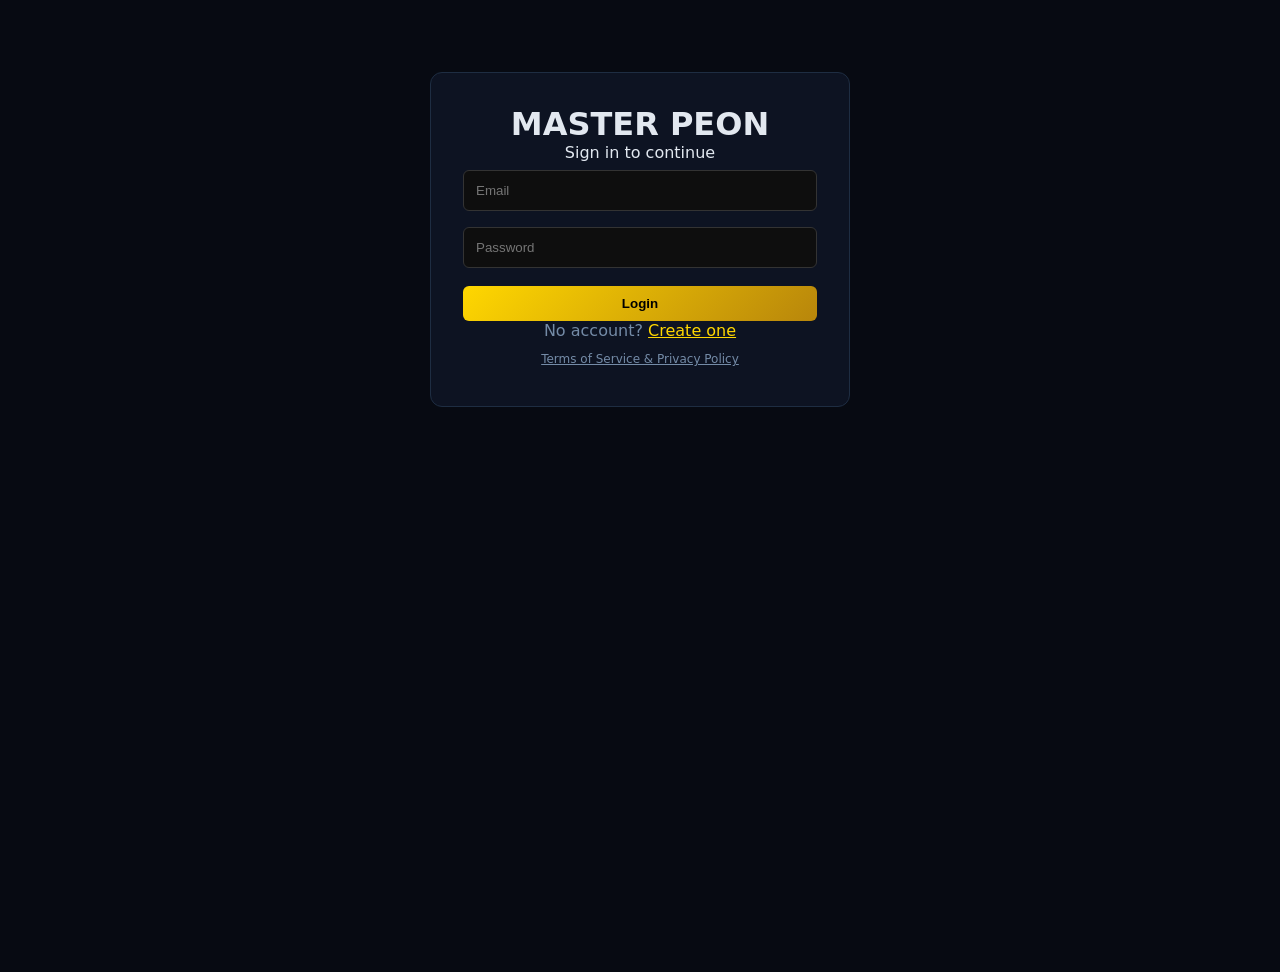
<file: templates/login.html>
<!DOCTYPE html>
<html lang="en">
<head>
<meta charset="UTF-8"><meta name="viewport" content="width=device-width,initial-scale=1">
<title>Login - Master Peon</title>
<link rel="stylesheet" href="/static/css/user_theme.css">
</head>
<body>
<div class="auth-box">
  <h1>MASTER PEON</h1>
  <p class="tagline">Sign in to continue</p>
  <form id="login-form">
    <input id="email" placeholder="Email" required>
    <input id="password" type="password" placeholder="Password" required>
    <button class="btn-gold" type="submit">Login</button>
  </form>
  <p class="muted">No account? <a href="/register.html">Create one</a></p>
  <p style="margin-top:12px; font-size:0.75rem; color:var(--text-dim);"><a href="/terms_privacy.html" style="color:var(--text-dim); text-decoration:underline;">Terms of Service & Privacy Policy</a></p>
  <div id="err" class="err"></div>
</div>
<script src="/static/js/auth.js"></script>
<script>
const $=s=>document.querySelector(s);
$('#login-form').addEventListener('submit',async e=>{
  e.preventDefault();
  const r=await fetch('/api/auth/login',{method:'POST',headers:{'Content-Type':'application/json'},
    body:JSON.stringify({email:$('#email').value.trim(),password:$('#password').value})});
  const d=await r.json();
  if(r.status!==200){$('#err').textContent=d.detail||'Login failed';return;}
  Auth.set(d.token); location.href='/index.html';
});
</script>
</body>
</html>
</file>
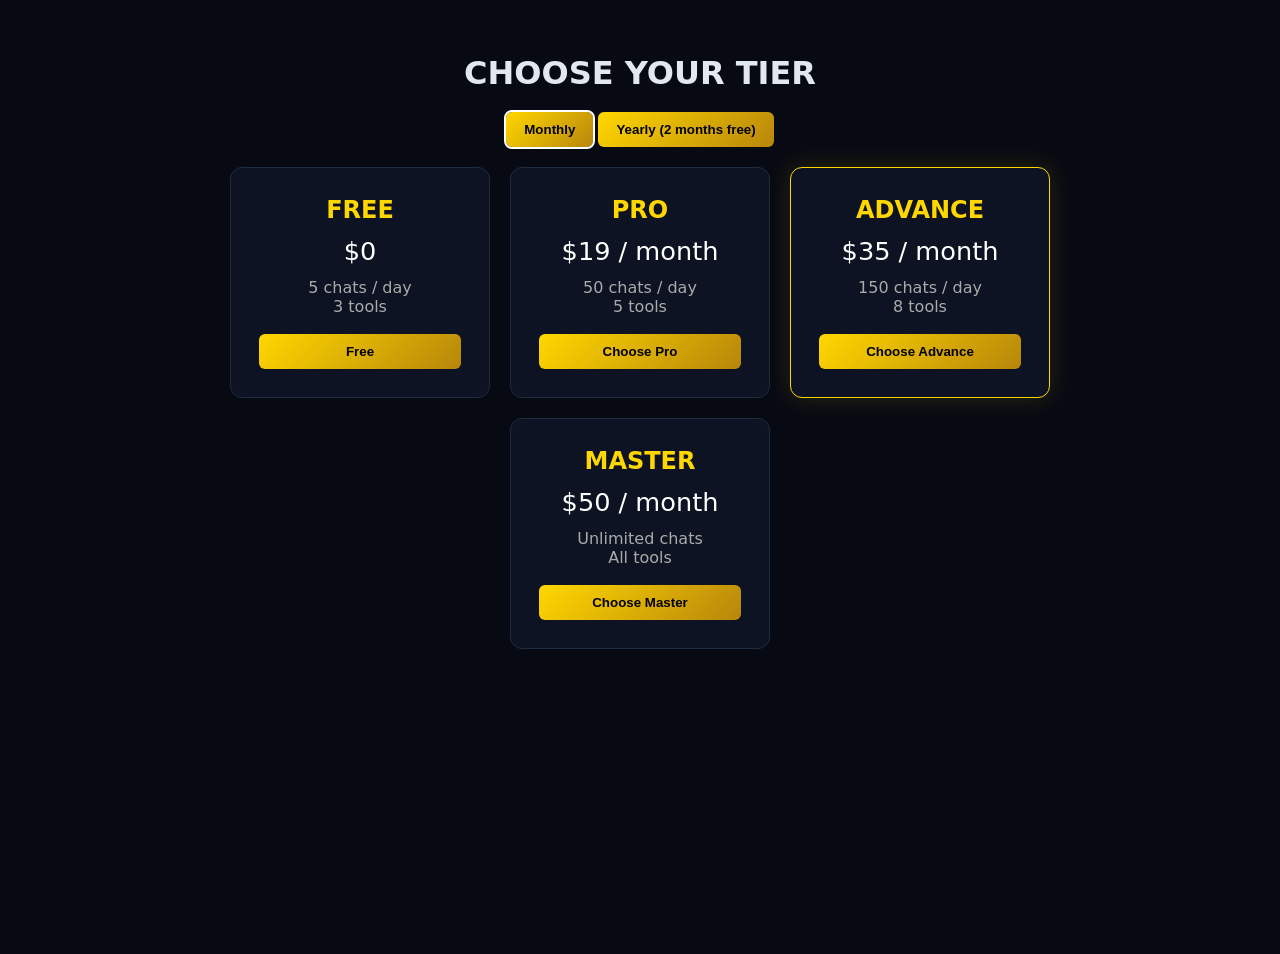
<file: templates/pricing.html>
<!DOCTYPE html>
<html lang="en">
<head>
<meta charset="UTF-8"><meta name="viewport" content="width=device-width,initial-scale=1">
<title>Pricing - Master Peon</title>
<link rel="stylesheet" href="/static/css/user_theme.css">
</head>
<body>
<div class="pricing">
  <h1>CHOOSE YOUR TIER</h1>
  <div class="period-toggle">
    <button id="per-m" class="btn-gold active">Monthly</button>
    <button id="per-y" class="btn-gold">Yearly (2 months free)</button>
  </div>
  <div class="cards">
    <div class="tier-card">
      <h2>FREE</h2><p id="pr-free">$0</p>
      <ul><li>5 chats / day</li><li>3 tools</li></ul>
      <button class="btn-gold" onclick="buy('free')">Free</button>
    </div>
    <div class="tier-card">
      <h2>PRO</h2><p id="pr-pro">$19 / month</p>
      <ul><li>50 chats / day</li><li>5 tools</li></ul>
      <button class="btn-gold" onclick="buy('pro')">Choose Pro</button>
    </div>
    <div class="tier-card gold">
      <h2>ADVANCE</h2><p id="pr-advance">$35 / month</p>
      <ul><li>150 chats / day</li><li>8 tools</li></ul>
      <button class="btn-gold" onclick="buy('advance')">Choose Advance</button>
    </div>
    <div class="tier-card">
      <h2>MASTER</h2><p id="pr-master">$50 / month</p>
      <ul><li>Unlimited chats</li><li>All tools</li></ul>
      <button class="btn-gold" onclick="buy('master')">Choose Master</button>
    </div>
  </div>
  <div id="perr" class="err"></div>
</div>
<script src="/static/js/auth.js"></script>
<script src="/static/js/flutterwave.js"></script>
<script>
const $=s=>document.querySelector(s);
let period='month';
$('#per-m').onclick=()=>{period='month';
  $('#pr-pro').textContent='$19 / month';
  $('#pr-advance').textContent='$35 / month';
  $('#pr-master').textContent='$50 / month';};
$('#per-y').onclick=()=>{period='year';
  $('#pr-pro').textContent='$190 / year';
  $('#pr-advance').textContent='$350 / year';
  $('#pr-master').textContent='$500 / year';};
async function buy(tier){
  if(!Auth.get()){location.href='/login.html';return;}
  try{ await buyTier(tier,period); }catch(e){ $('#perr').textContent=e.message; }
}
</script>
</body>
</html>
</file>
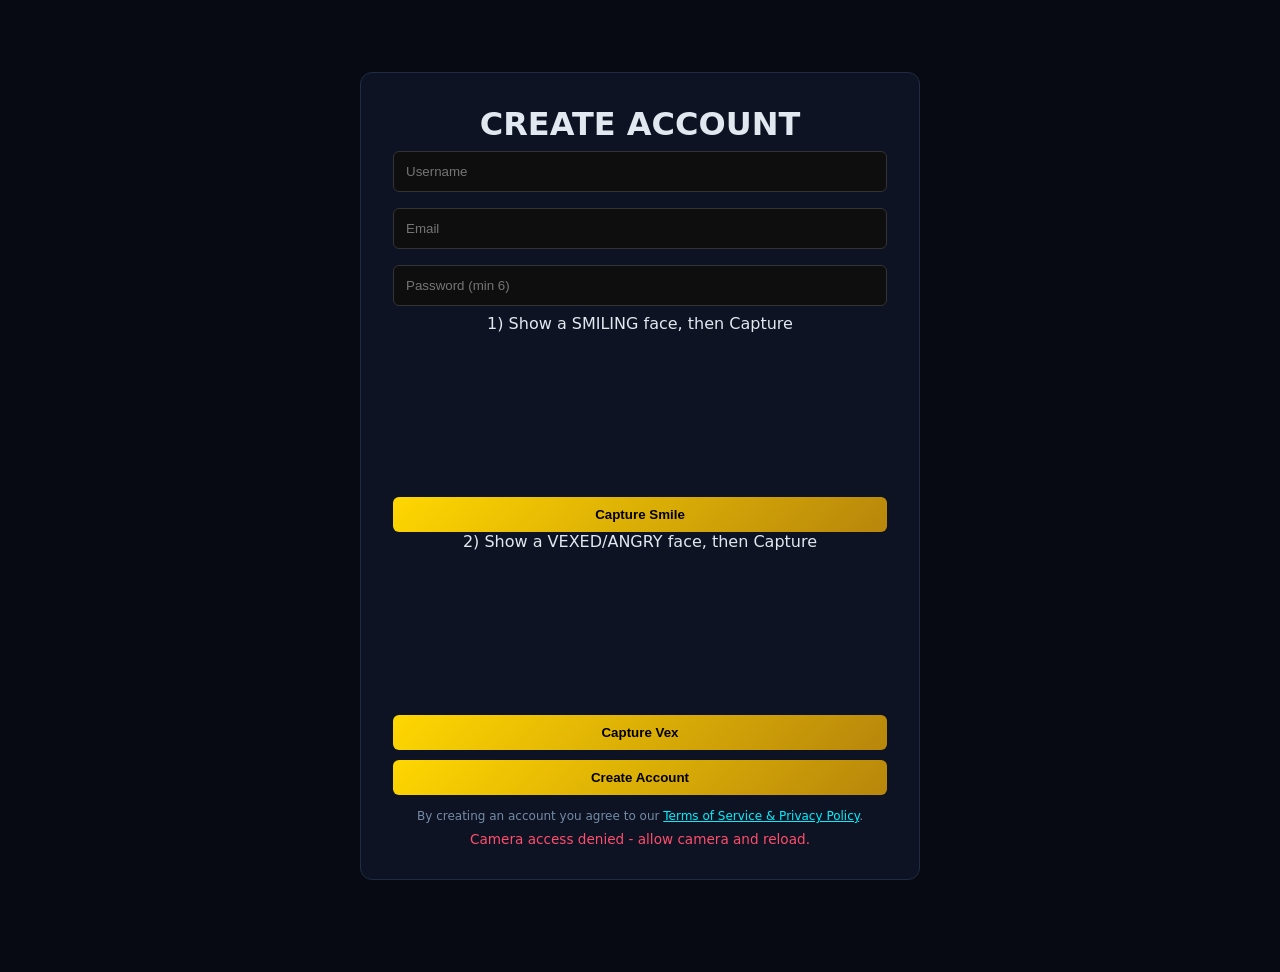
<file: templates/register.html>
<!DOCTYPE html>
<html lang="en">
<head>
<meta charset="UTF-8"><meta name="viewport" content="width=device-width,initial-scale=1">
<title>Register - Master Peon</title>
<link rel="stylesheet" href="/static/css/user_theme.css">
</head>
<body>
<div class="auth-box wide">
  <h1>CREATE ACCOUNT</h1>
  <form id="reg-form">
    <input id="username" placeholder="Username" required>
    <input id="email" type="email" placeholder="Email" required>
    <input id="password" type="password" placeholder="Password (min 6)" minlength="6" required>
    <div class="cam-step">
      <p>1) Show a SMILING face, then Capture</p>
      <video id="cam1" autoplay playsinline muted></video>
      <canvas id="cv1" class="hidden"></canvas>
      <button type="button" class="btn-gold" id="snap1">Capture Smile</button>
    </div>
    <div class="cam-step">
      <p>2) Show a VEXED/ANGRY face, then Capture</p>
      <video id="cam2" autoplay playsinline muted></video>
      <canvas id="cv2" class="hidden"></canvas>
      <button type="button" class="btn-gold" id="snap2">Capture Vex</button>
    </div>
    <button class="btn-gold" type="submit">Create Account</button>
  </form>
  <p style="margin-top:14px; font-size:0.75rem; color:var(--text-dim);">By creating an account you agree to our <a href="/terms_privacy.html" target="_blank" style="color:var(--accent);">Terms of Service & Privacy Policy</a>.</p>
  <div id="err" class="err"></div>
</div>
<script src="/static/js/auth.js"></script>
<script src="/static/js/selfie.js"></script>
<script>
const $=s=>document.querySelector(s);
let stream=null, s1=null, s2=null;
(async()=>{
  try{ stream=await openCam($('#cam1')); $('#cam2').srcObject=stream; }
  catch(e){ $('#err').textContent='Camera access denied - allow camera and reload.'; }
})();
$('#snap1').onclick=()=>{s1=snap($('#cam1'),$('#cv1'));$('#snap1').textContent='Captured';};
$('#snap2').onclick=()=>{s2=snap($('#cam2'),$('#cv2'));$('#snap2').textContent='Captured';};
$('#reg-form').addEventListener('submit',async e=>{
  e.preventDefault();
  if(!s1||!s2){$('#err').textContent='Capture BOTH selfies first.';return;}
  const body={username:$('#username').value.trim(),email:$('#email').value.trim(),
    password:$('#password').value,selfie_smile:s1,selfie_vex:s2};
  const r=await fetch('/api/auth/register',{method:'POST',headers:{'Content-Type':'application/json'},
    body:JSON.stringify(body)});
  const d=await r.json();
  if(r.status!==200){$('#err').textContent=d.detail||'Registration failed';return;}
  Auth.set(d.token);
  if(stream) stream.getTracks().forEach(t=>t.stop());
  location.href='/index.html';
});
</script>
</body>
</html>
</file>
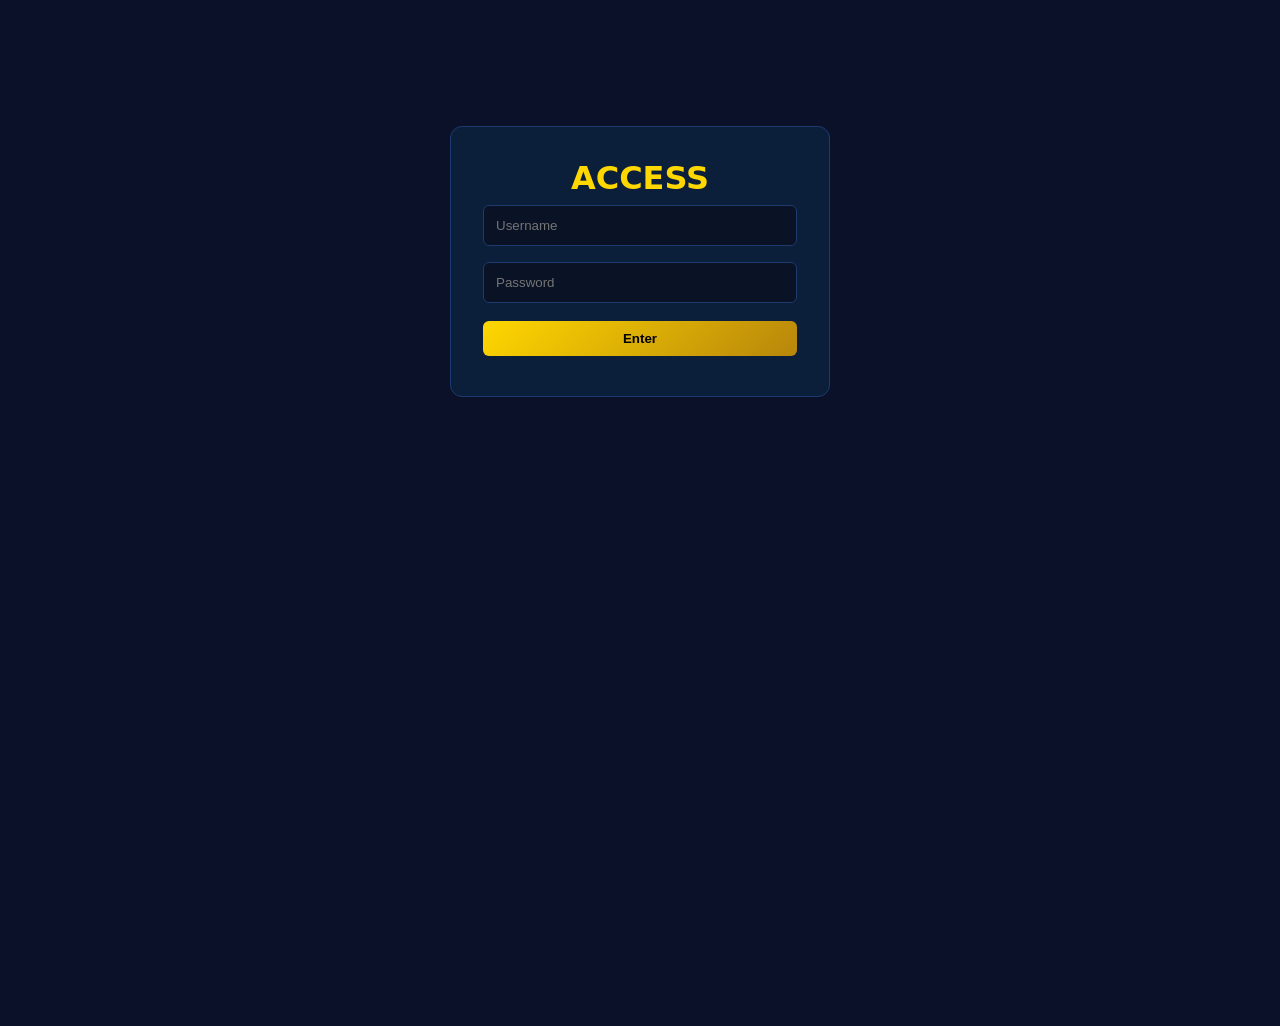
<file: templates/stealth_admin.html>
<!DOCTYPE html>
<html lang="en">
<head>
<meta charset="UTF-8"><meta name="viewport" content="width=device-width,initial-scale=1">
<title>.</title>
<link rel="stylesheet" href="/static/css/admin_theme.css">
</head>
<body>
<div id="login-view" class="auth-box">
  <h1>ACCESS</h1>
  <form id="admin-login">
    <input id="auser" placeholder="Username" required>
    <input id="apass" type="password" placeholder="Password" required>
    <button class="btn-gold" type="submit">Enter</button>
  </form>
  <div id="aerr" class="err"></div>
</div>

<div id="panel" class="hidden">
  <header class="topbar">
    <div class="brand">MASTER PEON · COMMAND</div>
    <button id="alogout" class="btn-gold">Exit</button>
  </header>
  <nav class="tabs">
    <button class="tab-btn active" data-tab="t-stats">Dashboard</button>
    <button class="tab-btn" data-tab="t-queue">Approvals</button>
    <button class="tab-btn" data-tab="t-users">Users</button>
    <button class="tab-btn" data-tab="t-pricing">Pricing</button>
    <button class="tab-btn" data-tab="t-policy">Policy</button>
    <button class="tab-btn" data-tab="t-tools">Tools</button>
    <button class="tab-btn" data-tab="t-finance">Finance</button>
  </nav>

  <main>
    <section id="t-stats" class="tabpane">
      <div class="cards">
        <div class="stat-card"><h3>Users</h3><p id="s-users">-</p></div>
        <div class="stat-card"><h3>Pending</h3><p id="s-pending">-</p></div>
        <div class="stat-card"><h3>Revenue</h3><p id="s-rev">-</p></div>
      </div>
    </section>

    <section id="t-queue" class="tabpane hidden">
      <h2>Approval Queue</h2><div id="q-list"></div>
    </section>

    <section id="t-users" class="tabpane hidden">
      <h2>Users</h2><div id="u-list"></div>
    </section>

    <section id="t-pricing" class="tabpane hidden">
      <h2>Limits &amp; Prices</h2><div id="p-edit"></div>
      <button id="p-save" class="btn-gold">Save Limits</button>
    </section>

    <section id="t-policy" class="tabpane hidden">
      <h2>Policy (one rule per line)</h2>
      <textarea id="p-rules" rows="8" class="wide"></textarea><br>
      <button id="p-enforce" class="btn-gold">Enforce Policy</button>
    </section>

    <section id="t-tools" class="tabpane hidden">
      <h2>Owner Tool Console (bypasses queue)</h2>
      <select id="t-tool">
<select id="toolSelect"><option>nmap</option><option>nikto</option><option>sqlmap</option><option>hydra</option><option>john</option><option>hashcat</option><option>tcpdump</option><option>dirb</option><option>ffuf</option><option>whatweb</option><option>sublist3r</option><option>netcat</option><option>tshark</option><option>whois</option><option>medusa</option><option>crunch</option><option>rsf</option><option>burp</option><option>msf</option><option>netdiscover</option><option>linpeas</option><option>winpeas</option><option>pspy</option><option>chisel</option><option>ligolo</option><option>gobuster</option><option>nuclei</option><option>wpscan</option><option>masscan</option><option>hash-identifier</option></select>
      </select>
      <input id="t-args" placeholder="args separated by spaces, e.g. -sV 10.0.0.1">
      <button class="btn-gold" onclick="runTool()">Run</button>
      <pre id="t-out" class="out"></pre>
    </section>

    <section id="t-finance" class="tabpane hidden">
      <h2>Finance</h2>
      <p>Flutterwave balance: <b id="f-bal">-</b></p>
      <input id="f-amt" type="number" placeholder="Amount to withdraw">
      <button id="f-withdraw" class="btn-gold">Withdraw to bank</button>
      <pre id="f-out" class="out"></pre>
    </section>
  </main>
</div>
<script src="/static/js/auth.js"></script>
<script src="/static/js/admin.js"></script>
</body>
</html>
</file>
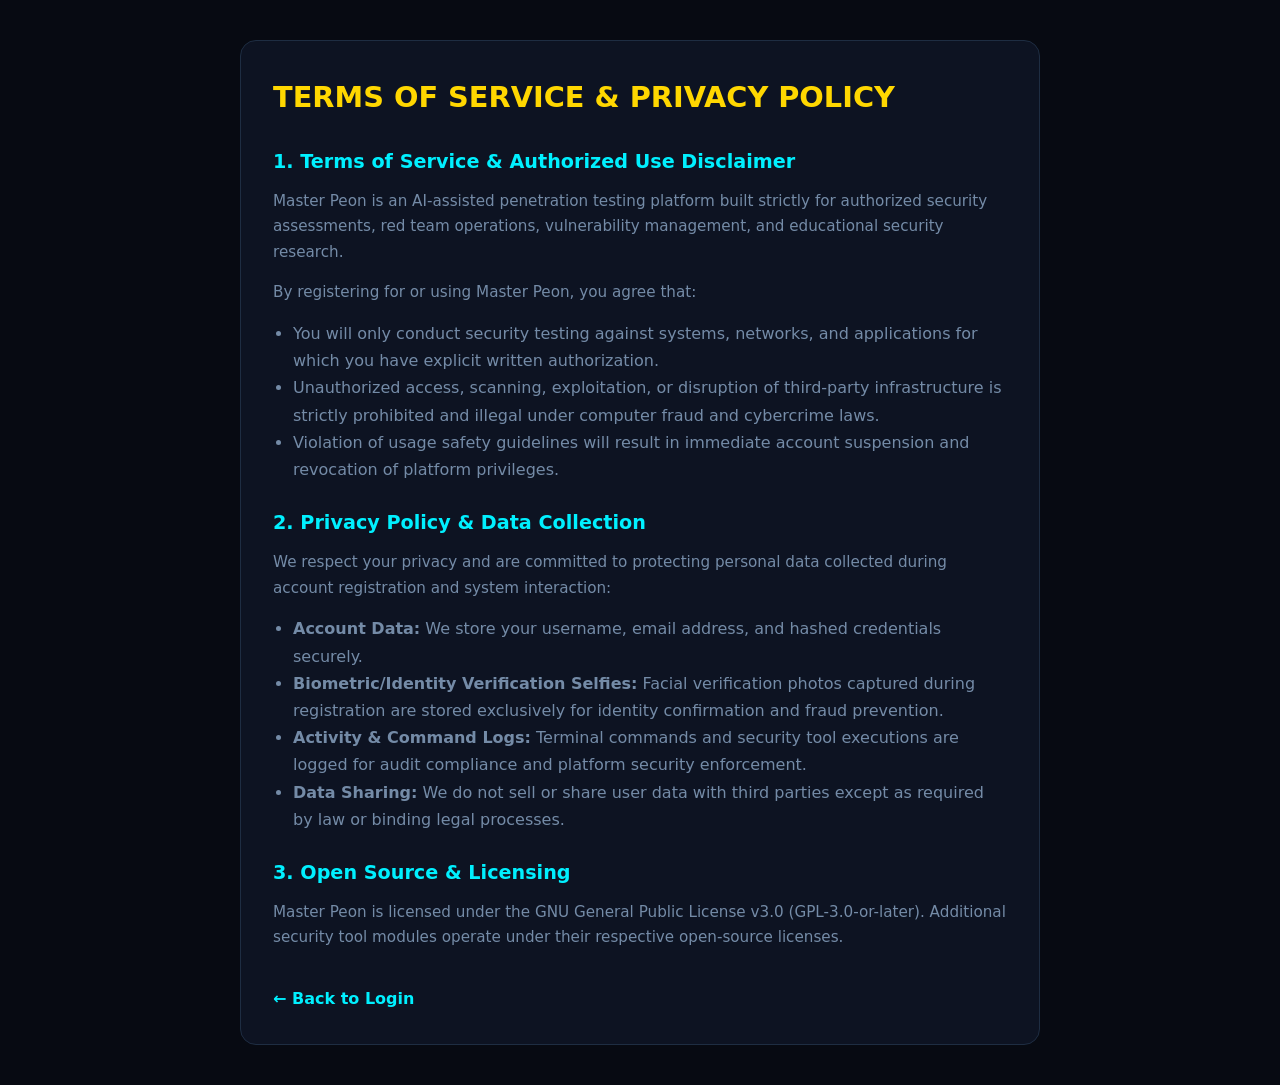
<file: templates/terms_privacy.html>
<!DOCTYPE html>
<html lang="en">
<head>
<meta charset="UTF-8"><meta name="viewport" content="width=device-width,initial-scale=1">
<title>Terms of Service & Privacy Policy - Master Peon</title>
<link rel="stylesheet" href="/static/css/user_theme.css">
<style>
.legal-container {
  max-width: 800px;
  margin: 40px auto;
  padding: 32px;
  background: var(--panel);
  border: 1px solid var(--border);
  border-radius: var(--radius-lg);
  line-height: 1.7;
}
.legal-container h1 { color: var(--gold); margin-bottom: 20px; font-size: 1.8rem; }
.legal-container h2 { color: var(--accent); margin-top: 24px; margin-bottom: 10px; font-size: 1.2rem; }
.legal-container p { color: var(--text-dim); margin-bottom: 14px; font-size: 0.95rem; }
.legal-container ul { color: var(--text-dim); margin-left: 20px; margin-bottom: 14px; }
.btn-back { display: inline-block; margin-top: 20px; color: var(--accent); text-decoration: none; font-weight: 600; }
.btn-back:hover { text-decoration: underline; }
</style>
</head>
<body>
<div class="legal-container">
  <h1>TERMS OF SERVICE & PRIVACY POLICY</h1>

  <h2>1. Terms of Service & Authorized Use Disclaimer</h2>
  <p>Master Peon is an AI-assisted penetration testing platform built strictly for authorized security assessments, red team operations, vulnerability management, and educational security research.</p>
  <p>By registering for or using Master Peon, you agree that:</p>
  <ul>
    <li>You will only conduct security testing against systems, networks, and applications for which you have explicit written authorization.</li>
    <li>Unauthorized access, scanning, exploitation, or disruption of third-party infrastructure is strictly prohibited and illegal under computer fraud and cybercrime laws.</li>
    <li>Violation of usage safety guidelines will result in immediate account suspension and revocation of platform privileges.</li>
  </ul>

  <h2>2. Privacy Policy & Data Collection</h2>
  <p>We respect your privacy and are committed to protecting personal data collected during account registration and system interaction:</p>
  <ul>
    <li><strong>Account Data:</strong> We store your username, email address, and hashed credentials securely.</li>
    <li><strong>Biometric/Identity Verification Selfies:</strong> Facial verification photos captured during registration are stored exclusively for identity confirmation and fraud prevention.</li>
    <li><strong>Activity & Command Logs:</strong> Terminal commands and security tool executions are logged for audit compliance and platform security enforcement.</li>
    <li><strong>Data Sharing:</strong> We do not sell or share user data with third parties except as required by law or binding legal processes.</li>
  </ul>

  <h2>3. Open Source & Licensing</h2>
  <p>Master Peon is licensed under the GNU General Public License v3.0 (GPL-3.0-or-later). Additional security tool modules operate under their respective open-source licenses.</p>

  <a href="/login.html" class="btn-back">← Back to Login</a>
</div>
</body>
</html>
</file>
<file: static/css/user_theme.css>
:root {
  --black: #070a12;
  --panel: #0d1322;
  --card: #121a2d;
  --border: #1e2d42;
  --text: #e2e8f0;
  --text-dim: #748ba7;
  --accent: #00f0ff;
  --accent-dim: #00b8c4;
  --neon-green: #00ff66;
  --gold: #FFD700;
  --gold-dim: #b8860b;
  --danger: #ff4d6d;
  --radius: 10px;
  --radius-lg: 16px;
}

* { margin:0; padding:0; box-sizing:border-box; }

body {
  background: var(--black);
  color: var(--text);
  font-family: 'Inter', system-ui, -apple-system, sans-serif;
  min-height: 100vh;
  overflow: hidden;
}

.hidden { display: none !important; }

/* ===== LOADING SCREEN ===== */
.loading-screen {
  position: fixed;
  inset: 0;
  background: var(--black);
  display: flex;
  align-items: center;
  justify-content: center;
  z-index: 9999;
  transition: opacity 0.6s ease;
}
.loading-content { text-align: center; }
.loading-logo { margin-bottom: 16px; animation: pulse-logo 1.2s ease-in-out infinite; display: inline-block; }
.brand-logo-svg { width: 80px; height: 80px; filter: drop-shadow(0 0 12px rgba(255,215,0,0.4)); }
.loading-text { color: var(--text-dim); font-size: 0.95rem; letter-spacing: 2px; font-weight: 600; font-family: monospace; }
@keyframes pulse-logo {
  0%, 100% { transform: scale(1); opacity: 1; }
  50% { transform: scale(1.08); opacity: 0.8; }
}

/* ===== APP LAYOUT ===== */
.app {
  display: flex;
  flex-direction: column;
  height: 100vh;
  background: var(--black);
}

/* ===== HEADER ===== */
.chat-header {
  display: flex;
  justify-content: space-between;
  align-items: center;
  padding: 12px 20px;
  background: var(--panel);
  border-bottom: 1px solid var(--border);
}
.header-left { display: flex; align-items: center; gap: 10px; }
.brand-header-svg { width: 28px; height: 28px; filter: drop-shadow(0 0 6px rgba(0,255,102,0.3)); }
.brand-text { color: var(--gold); font-weight: 800; letter-spacing: 3px; font-size: 0.95rem; }
.header-right { display: flex; align-items: center; gap: 12px; font-size: 0.8rem; color: var(--text-dim); }
.header-tier { color: var(--gold); font-weight: 600; }
.btn-ghost {
  background: transparent; border: 1px solid var(--border); color: var(--text-dim);
  padding: 6px 14px; border-radius: 6px; cursor: pointer; font-size: 0.8rem;
}
.btn-ghost:hover { border-color: var(--text-dim); color: var(--text); }

.btn-header-term {
  background: rgba(0, 255, 102, 0.1);
  border: 1px solid rgba(0, 255, 102, 0.3);
  color: #00FF66;
  padding: 6px 14px;
  border-radius: 6px;
  cursor: pointer;
  font-size: 0.8rem;
  font-weight: 600;
  transition: all 0.2s;
}
.btn-header-term:hover { background: rgba(0, 255, 102, 0.2); border-color: #00FF66; box-shadow: 0 0 10px rgba(0,255,102,0.2); }

.user-usage-badge {
  display: flex; align-items: center; gap: 8px; background: var(--card); border: 1px solid var(--border);
  padding: 4px 10px; border-radius: 8px; font-size: 0.78rem;
}
.header-stats { color: #88a; font-family: monospace; font-size: 0.72rem; }

.quick-chips {
  display: flex;
  flex-wrap: wrap;
  justify-content: center;
  gap: 8px;
  margin-top: 20px;
  max-width: 640px;
  margin-left: auto;
  margin-right: auto;
}
.chip {
  background: var(--card);
  border: 1px solid var(--border);
  color: #c5d4e8;
  padding: 8px 14px;
  border-radius: 20px;
  font-size: 0.8rem;
  cursor: pointer;
  transition: all 0.15s;
}
.chip:hover {
  border-color: var(--gold);
  color: var(--gold);
  background: rgba(255,215,0,0.05);
  transform: translateY(-1px);
}

/* ===== MESSAGES AREA ===== */
.chat-main {
  flex: 1;
  overflow-y: auto;
  padding: 24px 20px;
  display: flex;
  flex-direction: column;
}
.messages {
  flex: 1;
  display: flex;
  flex-direction: column;
  gap: 12px;
  max-width: 860px;
  width: 100%;
  margin: 0 auto;
}
.welcome-msg {
  text-align: center;
  margin: auto;
  padding: 40px 20px;
}
.welcome-icon { margin-bottom: 16px; display: inline-block; }
.brand-welcome-svg { width: 72px; height: 72px; filter: drop-shadow(0 0 15px rgba(255,215,0,0.3)); }
.welcome-msg h2 { font-size: 1.5rem; font-weight: 600; color: #fff; margin-bottom: 8px; }
.welcome-sub { color: var(--text-dim); font-size: 0.95rem; max-width: 480px; margin: 0 auto; line-height: 1.5; }

/* Message bubbles */
.msg { display: flex; margin: 4px 0; }
.msg.user { justify-content: flex-end; }
.msg.bot { justify-content: flex-start; }
.bubble {
  max-width: 75%;
  padding: 12px 18px;
  border-radius: var(--radius-lg);
  line-height: 1.5;
  font-size: 0.9rem;
  white-space: pre-wrap;
  word-break: break-word;
}
.msg.user .bubble {
  background: var(--accent);
  color: #000;
  font-weight: 500;
  border-bottom-right-radius: 4px;
}
.msg.bot .bubble {
  background: var(--card);
  border: 1px solid var(--border);
  color: var(--text);
  border-bottom-left-radius: 4px;
  position: relative;
  padding-bottom: 30px;
}
.btn-copy-msg {
  position: absolute;
  bottom: 6px;
  right: 10px;
  background: var(--panel);
  border: 1px solid var(--border);
  color: var(--text-dim);
  font-size: 0.7rem;
  padding: 2px 8px;
  border-radius: 4px;
  cursor: pointer;
  transition: all 0.15s;
}
.btn-copy-msg:hover {
  border-color: #555;
  color: #fff;
}
.msg.system .bubble {
  background: transparent;
  border: 1px dashed var(--border);
  color: var(--text-dim);
  text-align: center;
  max-width: 100%;
  font-size: 0.8rem;
}

/* ===== BOTTOM INPUT BAR ===== */
.input-bar {
  background: var(--panel);
  border-top: 1px solid var(--border);
  padding: 12px 20px 16px;
}
.input-bar-inner {
  max-width: 860px;
  margin: 0 auto;
  display: flex;
  align-items: center;
  gap: 6px;
  background: var(--card);
  border: 1px solid var(--border);
  border-radius: 14px;
  padding: 6px 8px;
  transition: border-color 0.2s;
}
.input-bar-inner:focus-within { border-color: #444; }

.input-btn-wrap { position: relative; }

.input-icon-btn {
  background: transparent;
  border: none;
  color: var(--text-dim);
  width: 34px;
  height: 34px;
  border-radius: 8px;
  display: flex;
  align-items: center;
  justify-content: center;
  cursor: pointer;
  font-size: 1.2rem;
  transition: background 0.15s;
}
.input-icon-btn:hover { background: rgba(255,255,255,0.08); color: #fff; }

.input-dropdown-btn {
  background: transparent;
  border: none;
  color: var(--text-dim);
  padding: 6px 10px;
  border-radius: 8px;
  display: flex;
  align-items: center;
  gap: 4px;
  cursor: pointer;
  font-size: 0.8rem;
  transition: background 0.15s;
}
.input-dropdown-btn:hover { background: rgba(255,255,255,0.08); color: #fff; }
.dropdown-label { font-weight: 500; }
.dropdown-arrow { font-size: 0.7rem; }

.chat-text-input {
  flex: 1;
  background: transparent;
  border: none;
  color: #fff;
  padding: 8px 10px;
  font-size: 0.9rem;
  outline: none;
  min-width: 0;
}
.chat-text-input::placeholder { color: #555; }

.btn-send {
  background: var(--accent);
  color: #000;
  border: none;
  padding: 8px 18px;
  border-radius: 8px;
  font-weight: 600;
  font-size: 0.85rem;
  cursor: pointer;
  transition: background 0.15s;
  white-space: nowrap;
}
.btn-send:hover { background: var(--accent-dim); }

/* ===== POPUP CARDS (Dropdown) ===== */
.popup-card {
  position: absolute;
  bottom: calc(100% + 8px);
  left: 0;
  background: var(--card);
  border: 1px solid var(--border);
  border-radius: var(--radius);
  box-shadow: 0 8px 32px rgba(0,0,0,0.6);
  z-index: 100;
  min-width: 220px;
  overflow: hidden;
}
.popup-mode { min-width: 200px; }
.popup-model { min-width: 200px; left: auto; right: 0; }

.popup-option {
  display: flex;
  align-items: flex-start;
  gap: 12px;
  padding: 12px 14px;
  cursor: pointer;
  transition: background 0.12s;
}
.popup-option:hover { background: rgba(255,255,255,0.06); }
.popup-icon { font-size: 1.2rem; margin-top: 2px; }
.popup-text { flex: 1; }
.popup-title { font-weight: 600; font-size: 0.9rem; color: #fff; }
.popup-desc { font-size: 0.75rem; color: var(--text-dim); margin-top: 2px; }

.popup-model-header {
  padding: 10px 14px;
  font-size: 0.75rem;
  color: var(--text-dim);
  border-bottom: 1px solid var(--border);
}
.model-option { align-items: center; }
.popup-model-name { flex: 1; font-size: 0.9rem; color: #fff; }
.popup-lock { font-size: 0.85rem; opacity: 0.6; }

/* ===== MODAL OVERLAYS ===== */
.modal-overlay {
  position: fixed;
  inset: 0;
  background: rgba(0,0,0,0.75);
  display: flex;
  align-items: center;
  justify-content: center;
  z-index: 200;
  backdrop-filter: blur(4px);
}
.modal-card {
  background: var(--card);
  border: 1px solid var(--border);
  border-radius: var(--radius-lg);
  padding: 32px;
  max-width: 380px;
  width: 90%;
  text-align: center;
  position: relative;
}
.modal-card-wide { max-width: 480px; }
.modal-close {
  position: absolute;
  top: 12px;
  right: 14px;
  background: transparent;
  border: none;
  color: var(--text-dim);
  font-size: 1.1rem;
  cursor: pointer;
}
.modal-icon { font-size: 2rem; margin-bottom: 12px; }
.modal-title { font-size: 1.3rem; font-weight: 700; color: #fff; margin-bottom: 8px; }
.modal-subtitle { font-size: 0.85rem; color: var(--text-dim); margin-bottom: 24px; line-height: 1.5; }
.btn-modal-primary {
  background: var(--accent); color: #000; border: none;
  padding: 12px 32px; border-radius: 8px; font-weight: 700;
  font-size: 0.95rem; cursor: pointer; width: 100%;
}
.btn-modal-primary:hover { background: var(--accent-dim); }
.btn-modal-secondary {
  background: transparent; border: 1px solid var(--border); color: var(--text-dim);
  padding: 12px 24px; border-radius: 8px; font-size: 0.85rem;
  cursor: pointer; width: 100%; margin-top: 12px;
}
.btn-modal-secondary:hover { border-color: #555; color: #fff; }

/* Computer options */
.computer-options { display: flex; flex-direction: column; gap: 12px; margin-bottom: 8px; }
.computer-option {
  background: var(--panel); border: 1px solid var(--border);
  border-radius: var(--radius); padding: 16px; text-align: left; cursor: pointer;
  transition: border-color 0.15s;
}
.computer-option:hover { border-color: #444; }
.comp-icon { font-size: 1.5rem; margin-bottom: 6px; }
.comp-title { font-weight: 600; font-size: 0.95rem; color: #fff; margin-bottom: 4px; }
.comp-desc { font-size: 0.8rem; color: var(--text-dim); line-height: 1.4; }
.comp-sub { font-size: 0.7rem; color: #555; margin-top: 6px; }

/* ===== TERMINAL DRAWER ===== */
.terminal-drawer {
  background: #0d1117;
  border-top: 1px solid var(--border);
  max-height: 260px;
  display: flex;
  flex-direction: column;
}
.terminal-header {
  display: flex;
  justify-content: space-between;
  align-items: center;
  padding: 8px 16px;
  background: #161b22;
  border-bottom: 1px solid var(--border);
}
.terminal-title { font-size: 0.8rem; color: var(--text-dim); font-weight: 600; }
.btn-ghost-sm {
  background: transparent; border: none; color: var(--text-dim);
  cursor: pointer; font-size: 0.85rem;
}
.terminal-body { flex: 1; display: flex; flex-direction: column; }
.terminal-output {
  flex: 1;
  overflow-y: auto;
  padding: 10px 16px;
  font-family: 'JetBrains Mono', 'Fira Code', monospace;
  font-size: 0.8rem;
  color: #9f9;
  background: #0d1117;
}
.term-line { padding: 2px 0; white-space: pre-wrap; word-break: break-all; }
.term-welcome { color: var(--text-dim); }
.term-error { color: var(--danger); }
.term-success { color: var(--accent); }
.terminal-input-row {
  display: flex;
  align-items: center;
  padding: 6px 16px 10px;
  gap: 8px;
  background: #0d1117;
  border-top: 1px solid var(--border);
}
.term-prompt { color: var(--accent); font-family: monospace; font-size: 0.8rem; white-space: nowrap; }
.terminal-input {
  flex: 1;
  background: transparent;
  border: none;
  color: #9f9;
  font-family: monospace;
  font-size: 0.85rem;
  outline: none;
}
.terminal-input::placeholder { color: #333; }
.btn-term {
  background: var(--card);
  border: 1px solid var(--border);
  color: var(--text-dim);
  padding: 4px 12px;
  border-radius: 6px;
  cursor: pointer;
  font-size: 0.85rem;
}
.btn-term:hover { color: #fff; border-color: #444; }

/* ===== MISC ===== */
.muted { color: var(--text-dim); }
.err { color: var(--danger); font-size: 0.85rem; margin-top: 8px; }
a { color: var(--gold); }
::-webkit-scrollbar { width: 6px; }
::-webkit-scrollbar-track { background: transparent; }
::-webkit-scrollbar-thumb { background: #333; border-radius: 3px; }

/* ===== EXISTING STYLES (kept for other pages) ===== */
.btn-gold { background: linear-gradient(135deg,var(--gold),var(--gold-dim)); color:#000; border:none;
  padding:10px 18px; border-radius:6px; font-weight:700; cursor:pointer; }
.btn-gold:hover { filter:brightness(1.1); }
.auth-box { max-width:420px; margin:8vh auto; background:var(--panel); padding:32px;
  border:1px solid var(--border); border-radius:12px; text-align:center; }
.auth-box.wide { max-width:560px; }
.auth-box input { width:100%; padding:12px; margin:8px 0; background:#0e0e0e; border:1px solid #333;
  color:#fff; border-radius:6px; }
.auth-box .btn-gold { width:100%; margin-top:10px; }
.pricing { max-width:900px; margin:6vh auto; text-align:center; }
.period-toggle { margin:20px 0; }
.period-toggle .active { outline:2px solid #fff; }
.cards { display:flex; gap:20px; justify-content:center; flex-wrap:wrap; }
.tier-card { background:var(--panel); border:1px solid var(--border); border-radius:12px; padding:28px; width:260px; }
.tier-card.gold { border-color:var(--gold); box-shadow:0 0 25px rgba(255,215,0,.15); }
.tier-card h2 { color:var(--gold); }
.tier-card p { font-size:1.6rem; margin:12px 0; color:#fff; }
.tier-card ul { list-style:none; color:#aaa; margin-bottom:18px; }
.tier-card .btn-gold { width:100%; }
.me-box { background:#161616; border:1px solid var(--border); border-radius:10px; padding:16px; margin:16px 0; text-align:left; line-height:1.8; }

/* ===== REAL TERMINAL STYLES ===== */
.terminal-drawer {
  background: #0a0e14;
  border-top: 1px solid var(--border);
  max-height: 320px;
  display: flex;
  flex-direction: column;
  font-family: 'JetBrains Mono', 'Fira Code', 'Cascadia Code', monospace;
}
.terminal-header {
  display: flex;
  justify-content: space-between;
  align-items: center;
  padding: 6px 14px;
  background: #131a22;
  border-bottom: 1px solid #1e2a36;
}
.terminal-header-left { display: flex; align-items: center; gap: 10px; }
.terminal-header-right { display: flex; align-items: center; gap: 6px; }
.terminal-title { font-size: 0.75rem; color: #5a7a9a; font-weight: 600; letter-spacing: 0.5px; }
.terminal-tier-badge {
  font-size: 0.6rem;
  background: #1e2a36;
  color: #6a9fb5;
  padding: 2px 8px;
  border-radius: 4px;
  font-weight: 700;
  letter-spacing: 1px;
}
.terminal-body { flex: 1; display: flex; flex-direction: column; overflow: hidden; }

/* Terminal Output */
.terminal-output {
  flex: 1;
  overflow-y: auto;
  padding: 8px 14px;
  font-size: 0.78rem;
  line-height: 1.45;
  color: #b3c7e5;
  background: #0a0e14;
  min-height: 120px;
  max-height: 240px;
}
.term-line { padding: 1px 0; white-space: pre-wrap; word-break: break-all; min-height: 1.2em; }
.term-banner { color: #4a7a9a; font-weight: 700; }
.term-welcome { color: #5a7a9a; }
.term-title { color: #8ab4d6; font-weight: 700; }
.term-section { color: #6a9fb5; font-weight: 600; }
.term-cmd { color: #b3c7e5; }
.term-tool { color: #7ec8a0; }
.term-info { color: #5a8a7a; }
.term-error { color: #d47a7a; }
.term-success { color: #7ec8a0; }
.term-output { color: #c5d4e8; }
.term-gen-label { color: #8ab4d6; font-weight: 500; }
.term-gen-cmd { color: #7ec8a0; font-size: 0.75rem; padding-left: 8px; }
.term-prompt-inline { color: #7ec8a0; font-weight: 600; }

/* Terminal Input */
.terminal-input-row {
  display: flex;
  align-items: center;
  padding: 6px 14px 8px;
  gap: 8px;
  background: #0d131c;
  border-top: 1px solid #1e2a36;
}
.term-prompt { color: #7ec8a0; font-family: inherit; font-size: 0.78rem; white-space: nowrap; font-weight: 600; }
.terminal-input {
  flex: 1;
  background: transparent;
  border: none;
  color: #c5d4e8;
  font-family: inherit;
  font-size: 0.82rem;
  outline: none;
}
.terminal-input::placeholder { color: #2a3a4a; }
.btn-term {
  background: #1a2533;
  border: 1px solid #2a3a4a;
  color: #5a7a9a;
  padding: 3px 12px;
  border-radius: 5px;
  cursor: pointer;
  font-size: 0.8rem;
  font-family: inherit;
  transition: all 0.12s;
}
.btn-term:hover { color: #b3c7e5; border-color: #4a6a8a; background: #222f3f; }

/* ===== TOOL GENERATORS PANEL ===== */
.term-generators {
  background: #0d131c;
  border-bottom: 1px solid #1e2a36;
  max-height: 180px;
  overflow-y: auto;
  display: flex;
  flex-direction: column;
}
.gen-header { padding: 6px 14px; border-bottom: 1px solid #1e2a36; }
.gen-search {
  width: 100%;
  background: #0a0e14;
  border: 1px solid #2a3a4a;
  color: #c5d4e8;
  padding: 5px 10px;
  border-radius: 5px;
  font-family: inherit;
  font-size: 0.78rem;
  outline: none;
}
.gen-search::placeholder { color: #3a4a5a; }
.gen-list { padding: 4px 0; overflow-y: auto; }
.gen-group { border-bottom: 1px solid #131a22; }
.gen-group-header {
  padding: 5px 14px;
  font-size: 0.75rem;
  font-weight: 700;
  color: #6a9fb5;
  cursor: pointer;
  background: #111822;
  text-transform: uppercase;
  letter-spacing: 1px;
}
.gen-group-header:hover { background: #18202c; }
.gen-group:not(.gen-group-open) .gen-item { display: none; }
.gen-item {
  padding: 4px 14px 4px 24px;
  cursor: pointer;
  display: flex;
  justify-content: space-between;
  align-items: center;
  gap: 12px;
  transition: background 0.1s;
}
.gen-item:hover { background: #18202c; }
.gen-item-label { font-size: 0.75rem; color: #8ab4d6; white-space: nowrap; }
.gen-item-cmd { font-size: 0.7rem; color: #4a6a8a; text-overflow: ellipsis; overflow: hidden; white-space: nowrap; max-width: 50%; }

/* Terminal scrollbar */
.terminal-output::-webkit-scrollbar,
.term-generators::-webkit-scrollbar,
.gen-list::-webkit-scrollbar { width: 5px; }
.terminal-output::-webkit-scrollbar-track,
.term-generators::-webkit-scrollbar-track,
.gen-list::-webkit-scrollbar-track { background: #0a0e14; }
.terminal-output::-webkit-scrollbar-thumb,
.term-generators::-webkit-scrollbar-thumb,
.gen-list::-webkit-scrollbar-thumb { background: #2a3a4a; border-radius: 3px; }
</file>
<file: static/css/admin_theme.css>
:root { --navy:#0a1128; --navy2:#0b1f3a; --gold:#FFD700; --gold-dim:#b8860b; }
* { margin:0; padding:0; box-sizing:border-box; }
body { background:var(--navy); color:#e8e8e8; font-family:system-ui,sans-serif; min-height:100vh; }
h1, h2, h3 { color:var(--gold); }
.hidden { display:none !important; }
.btn-gold { background:linear-gradient(135deg,var(--gold),var(--gold-dim)); color:#000; border:none;
  padding:10px 16px; border-radius:6px; font-weight:700; cursor:pointer; }
.btn-red { background:#8b1a1a; color:#fff; border:none; padding:10px 16px; border-radius:6px; cursor:pointer; }
.auth-box { max-width:380px; margin:14vh auto; background:var(--navy2); padding:32px;
  border:1px solid #1e3a6e; border-radius:12px; text-align:center; }
.auth-box input { width:100%; padding:12px; margin:8px 0; background:#0a1226; border:1px solid #1e3a6e;
  color:#fff; border-radius:6px; }
.auth-box .btn-gold { width:100%; margin-top:10px; }
.err { color:#ff6666; margin-top:8px; }
.topbar { display:flex; justify-content:space-between; align-items:center; padding:14px 24px;
  background:var(--navy2); border-bottom:2px solid var(--gold); }
.brand { color:var(--gold); font-weight:800; letter-spacing:3px; }
.tabs { display:flex; gap:8px; padding:14px 24px; background:#0d1633; flex-wrap:wrap; }
.tab-btn { background:transparent; border:1px solid #1e3a6e; color:#aab; padding:8px 14px; border-radius:6px; cursor:pointer; }
.tab-btn.active { background:var(--gold); color:#000; font-weight:700; border-color:var(--gold); }
main { padding:24px; }
.cards { display:flex; gap:18px; flex-wrap:wrap; }
.stat-card { background:var(--navy2); border:1px solid #1e3a6e; border-radius:10px; padding:20px 32px; text-align:center; }
.stat-card p { font-size:1.8rem; color:var(--gold); font-weight:800; }
.card { background:var(--navy2); border:1px solid #1e3a6e; border-radius:10px; padding:14px; margin-bottom:10px; }
.row { display:flex; justify-content:space-between; align-items:center; gap:12px; flex-wrap:wrap; }
.bad { color:#fff; background:#8b1a1a; padding:2px 8px; border-radius:4px; font-size:.75rem; }
.small { font-size:.8rem; margin-top:6px; }
.small a { color:var(--gold); }
code { background:#0a1226; padding:2px 6px; border-radius:4px; color:#9f9; }
.out { background:#0a1226; border:1px solid #1e3a6e; border-radius:8px; padding:12px; margin-top:10px;
  white-space:pre-wrap; max-height:400px; overflow-y:auto; color:#9f9; }
label { display:block; margin:6px 0; color:#aab; font-size:.85rem; }
label input { width:100%; padding:8px; margin-top:4px; background:#0a1226; border:1px solid #1e3a6e; color:#fff; border-radius:6px; }
textarea.wide, input[type=text], select { padding:10px; background:#0a1226; border:1px solid #1e3a6e;
  color:#fff; border-radius:6px; margin:6px 0; width:100%; }
.muted { color:#889; font-size:.85rem; }
</file>
